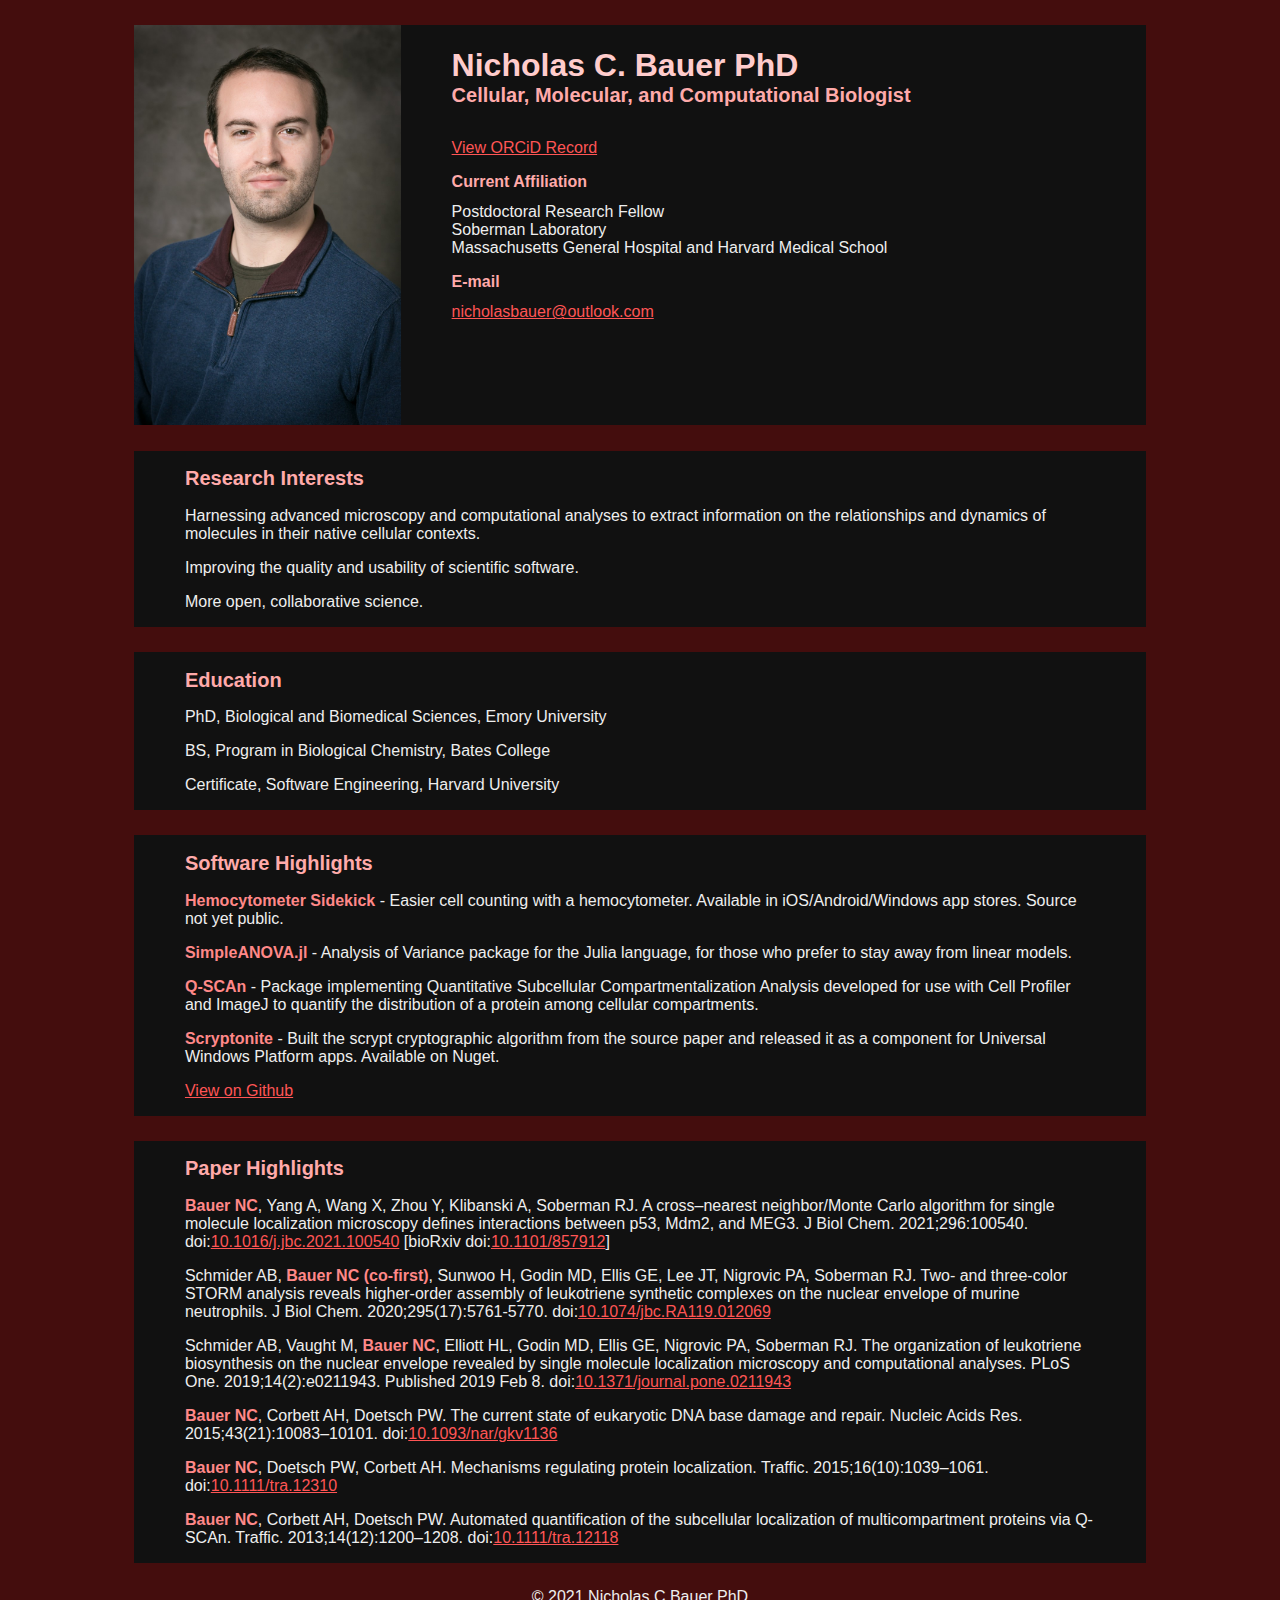
<file: index.html>
<!DOCTYPE html>
<html lang="en-US">
<head>
    <meta charset="UTF-8" />
    <meta name="viewport" content="width=device-width, initial-scale=1.0" />
    <link rel="stylesheet" type="text/css" href="style.css" />
    <title>Nicholas C. Bauer PhD</title>
    <script data-ad-client="ca-pub-8165893584948213" async src="https://pagead2.googlesyndication.com/pagead/js/adsbygoogle.js"></script>
</head>

<body>
    <section class="card" id="header">
        <img id="header-photo" src="profilephoto.jpg" />
        <div id="header-content" class="text-content">
            <div id="header-title">
                <h1>Nicholas C. Bauer PhD</h1>
                <h2>Cellular, Molecular, and Computational Biologist</h2>
            </div>
            <p><a href="https://orcid.org/0000-0002-8513-4467">View ORCiD Record</a></p>
            <h3>Current Affiliation</h3>
            <p>Postdoctoral Research Fellow<br/>
                Soberman Laboratory<br/>
                Massachusetts General Hospital and Harvard Medical School
            </p>
            <h3>E-mail</h3>
            <p><a href="mailto:nicholasbauer@outlook.com">nicholasbauer@outlook.com</a></p>
        </div> 
    </section>
    <section class="card">
        <div class="text-content">
            <h2>Research Interests</h2>
            <p>Harnessing advanced microscopy and computational analyses to extract information on the relationships and dynamics of molecules in their native cellular contexts.</p>
            <p>Improving the quality and usability of scientific software.</p>
            <p>More open, collaborative science.</p>
        </div>
    </section>
    <section class="card">
        <div class="text-content">
            <h2>Education</h2>
            <p>PhD, Biological and Biomedical Sciences, Emory University</p>
            <p>BS, Program in Biological Chemistry, Bates College</p>
            <p>Certificate, Software Engineering, Harvard University</p>
        </div>
    </section>
    <section class="card">
        <div class="text-content">
            <h2>Software Highlights</h2>
                <p><b>Hemocytometer Sidekick</b> - Easier cell counting with a hemocytometer. Available in iOS/Android/Windows app stores. Source not yet public.</p>
                <p><b>SimpleANOVA.jl</b> - Analysis of Variance package for the Julia language, for those who prefer to stay away from linear models.</p>
                <p><b>Q-SCAn</b> - Package implementing Quantitative Subcellular Compartmentalization Analysis developed for use with Cell Profiler and ImageJ to quantify the distribution of a protein among cellular compartments.</p>
                <p><b>Scryptonite</b> - Built the scrypt cryptographic algorithm from the source paper and released it as a component for Universal Windows Platform apps. Available on Nuget.</p>
            <p><a href="https://github.com/BioTurboNick">View on Github</a></p>
        </div>
    </section>
    <section class="card">
        <div class="text-content">
            <h2>Paper Highlights</h2>
            <p><b>Bauer NC</b>, Yang A, Wang X, Zhou Y, Klibanski A, Soberman RJ.
                A cross–nearest neighbor/Monte Carlo algorithm for single molecule localization microscopy defines interactions between p53, Mdm2, and MEG3.
                J Biol Chem.
                2021;296:100540.
                doi:<a href="http://doi.org/10.1016/j.jbc.2021.100540">10.1016/j.jbc.2021.100540</a>
                [bioRxiv doi:<a href="http://doi.org/10.1101/857912">10.1101/857912</a>]</p>
            <p>Schmider AB, <b>Bauer NC (co-first)</b>, Sunwoo H, Godin MD, Ellis GE, Lee JT, Nigrovic PA, Soberman RJ.
                Two- and three-color STORM analysis reveals higher-order assembly of leukotriene synthetic complexes on the nuclear envelope of murine neutrophils.
                J Biol Chem.
                2020;295(17):5761-5770.
                doi:<a href="http://doi.org/10.1074/jbc.RA119.012069">10.1074/jbc.RA119.012069</a></p>
            <p>Schmider AB, Vaught M, <b>Bauer NC</b>, Elliott HL, Godin MD, Ellis GE, Nigrovic PA, Soberman RJ.
                The organization of leukotriene biosynthesis on the nuclear envelope revealed by single molecule localization microscopy and computational analyses.
                PLoS One.
                2019;14(2):e0211943.
                Published 2019 Feb 8.
                doi:<a href="http://doi.org/10.1371/journal.pone.0211943">10.1371/journal.pone.0211943</a></p>
            <p><b>Bauer NC</b>, Corbett AH, Doetsch PW.
                The current state of eukaryotic DNA base damage and repair.
                Nucleic Acids Res.
                2015;43(21):10083–10101.
                doi:<a href="http://doi.org/10.1093/nar/gkv1136">10.1093/nar/gkv1136</a></p>
            <p><b>Bauer NC</b>, Doetsch PW, Corbett AH.
                Mechanisms regulating protein localization.
                Traffic.
                2015;16(10):1039–1061.
                doi:<a href="http://doi.org/10.1111/tra.12310">10.1111/tra.12310</a></p>
            <p><b>Bauer NC</b>, Corbett AH, Doetsch PW.
                Automated quantification of the subcellular localization of multicompartment proteins via Q-SCAn.
                Traffic.
                2013;14(12):1200–1208.
                doi:<a href="http://doi.org/10.1111/tra.12118">10.1111/tra.12118</a></p>
        </div>
    </section>
    <footer>
        © 2021 Nicholas C Bauer PhD
    </footer>
</body>

</html>
</file>
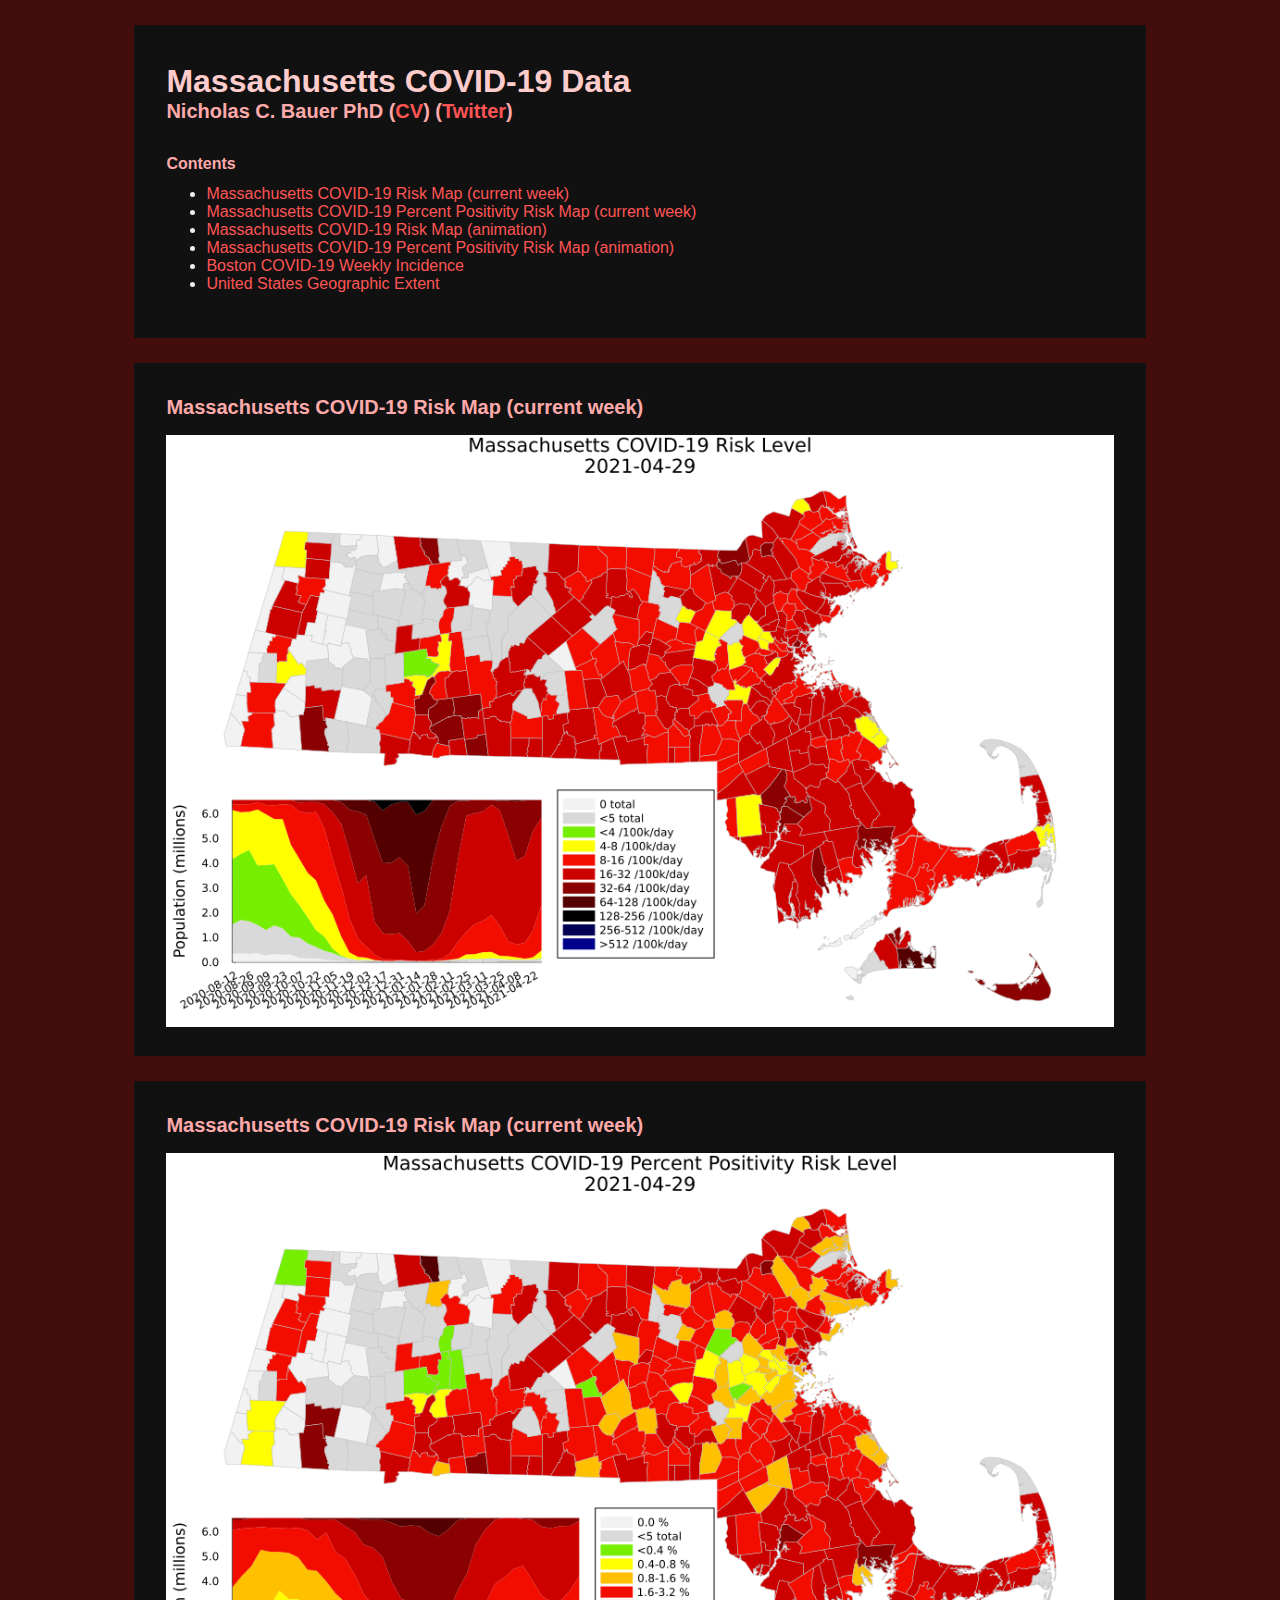
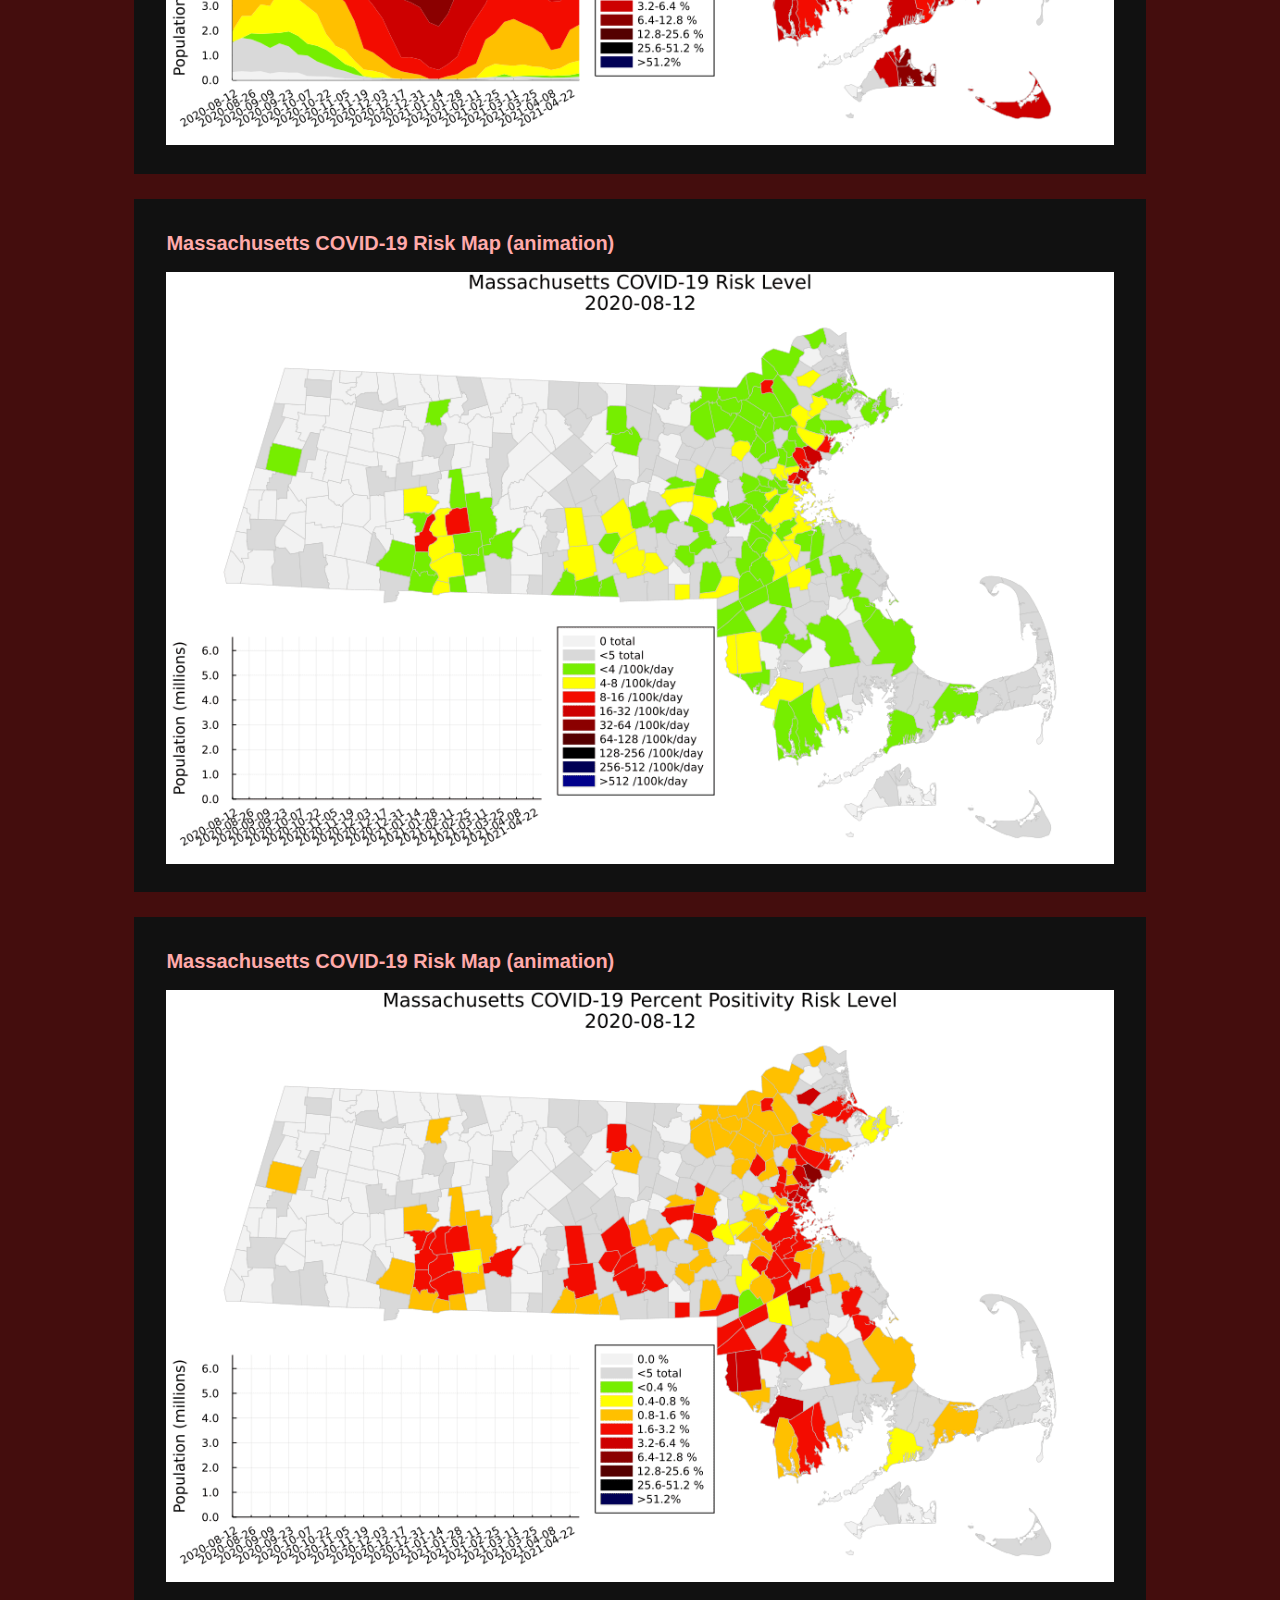
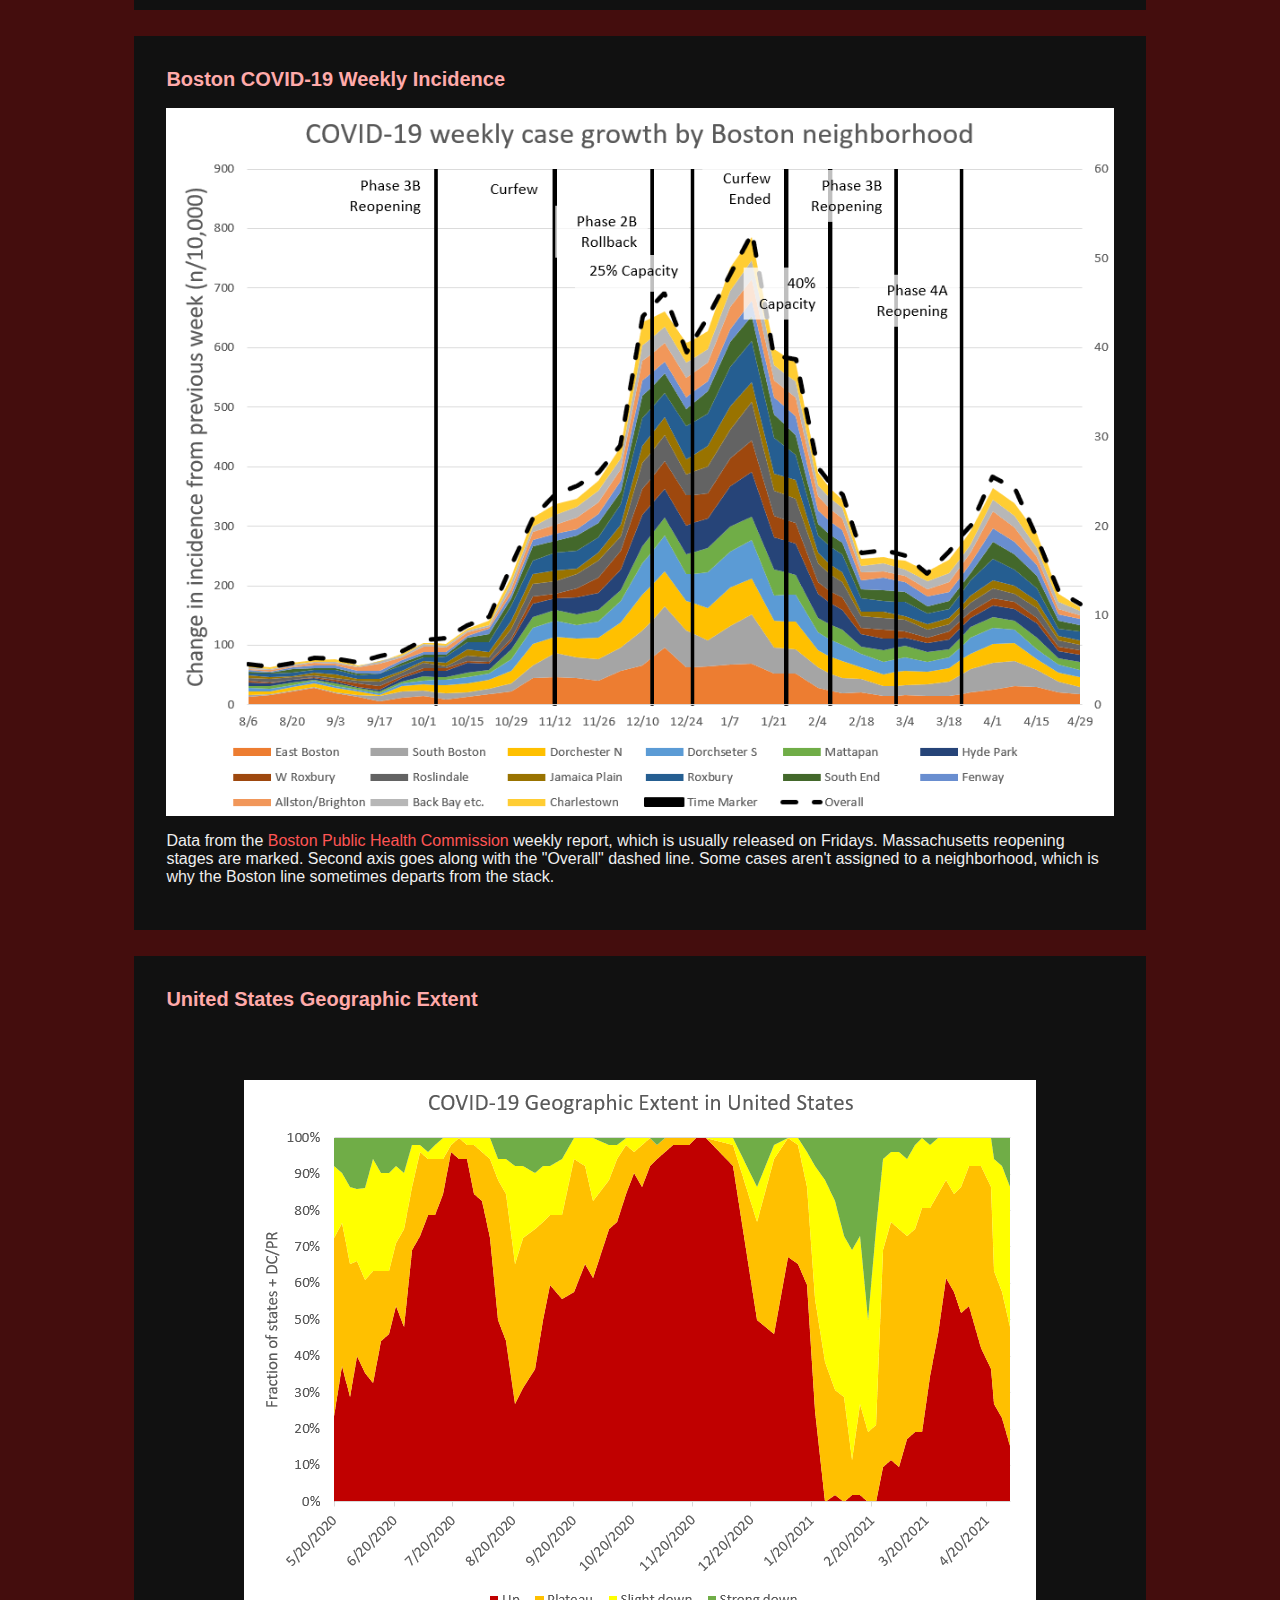
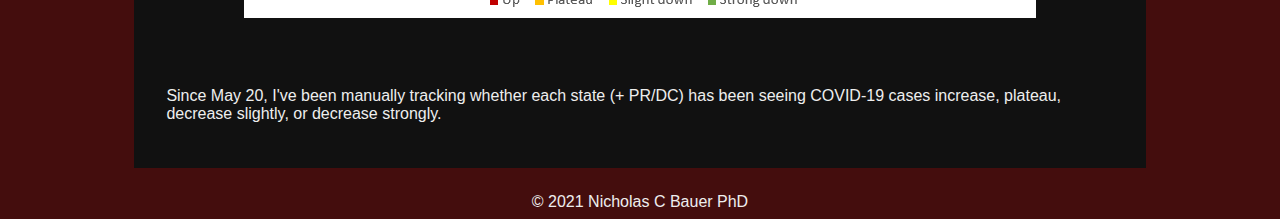
<file: ma-covid.html>
<!DOCTYPE html>
<html lang="en-US">
<head>
    <meta charset="UTF-8" />
    <meta name="viewport" content="width=device-width, initial-scale=1.0" />
    <link rel="stylesheet" type="text/css" href="covid-style.css" />
    <title>Massachusetts COVID-19 Data</title>
</head>

<body>
    <section class="card">
        <div class="info">
            <div id="header">
                <h1>Massachusetts COVID-19 Data</h1>
                <h2>Nicholas C. Bauer PhD (<a href="index.html">CV</a>) (<a href="https://www.twitter.com/BioTurboNick">Twitter</a>)</h2>
            </div>
            <h3>Contents</h3>
            <ul>
                <li><a href="#week">Massachusetts COVID-19 Risk Map (current week)</a></li>
                <li><a href="#weekpos">Massachusetts COVID-19 Percent Positivity Risk Map (current week)</a></li>
                <li><a href="#animation">Massachusetts COVID-19 Risk Map (animation)</a></li>
                <li><a href="#animationpos">Massachusetts COVID-19 Percent Positivity Risk Map (animation)</a></li>
                <li><a href="#boston">Boston COVID-19 Weekly Incidence</a></li>
                <li><a href="#geo">United States Geographic Extent</a></li>
            </ul>
        </div>
    </section>
    <section class="card" id="week">
        <div class="info">
            <h2>Massachusetts COVID-19 Risk Map (current week)</h2>
            <img src="current_week_map.png"/>
        </div>
    </section>
    <section class="card" id="weekpos">
        <div class="info">
            <h2>Massachusetts COVID-19 Risk Map (current week)</h2>
            <img src="current_week_map_percent_positivity.png"/>
        </div>
    </section>
    <section class="card" id="animation">
        <div class="info">
            <h2>Massachusetts COVID-19 Risk Map (animation)</h2>
            <img src="animation_map.gif"/>
        </div>
    </section>
    <section class="card" id="animationpos">
        <div class="info">
            <h2>Massachusetts COVID-19 Risk Map (animation)</h2>
            <img src="animation_map_percent_positivity.gif"/>
        </div>
    </section>
    <section class="card" id="boston">
        <div class="info">
            <h2>Boston COVID-19 Weekly Incidence</h2>
            <img src="boston_incidence.png"/>
            <p>Data from the <a href="https://bphc.org/">Boston Public Health Commission</a> weekly
                report, which is usually released on Fridays. Massachusetts reopening stages are marked.
                Second axis goes along with the "Overall" dashed line. Some cases aren't assigned to a
                neighborhood, which is why the Boston line sometimes departs from the stack.</p>
        </div>
    </section>
    <section class="card" id="geo">
        <div class="info">
            <h2>United States Geographic Extent</h2>
            <img src="us_geographic_extent.png"/>
            <p>Since May 20, I've been manually tracking whether each state (+ PR/DC) has been seeing
                COVID-19 cases increase, plateau, decrease slightly, or decrease strongly.</p>
        </div>
    </section>
    <footer>
        © 2021 Nicholas C Bauer PhD
    </footer>
</body>

</html>
</file>
<file: style.css>
body {
    font-family: "Calibri", "Arial", Sans-serif;
    color: #eee;
    background-color: #440d0d;
}

h1 {
    color: #fcc;
    margin-bottom: -0.5em;
}

h2 {
    color: #faa;
    font-size: 1.25em;
}

h3 {
    color: #faa;
    font-size: 1em;
    margin-bottom: -0.25em;
}

b {
    color: #f88;
}

a {
    color: #f55;
}

.card {
    background-color: #111;
    display: flex;
    width: 80%;
    margin: 2% 10% 2% 10%;
}

.text-content {
    margin: 0 5% 0 5%;
}

#header {
    height: 25em;
}

#header-title {
    margin-bottom: 2em;
}

#header-photo {
    object-fit: scale-down;
    max-width: 30%;
    max-height: 100%;
}

#header-content {
    object-fit: contain;
    width: 70%;
}

footer {
    text-align: center;
}
</file>
<file: covid-style.css>
body {
    font-family: "Calibri", "Arial", Sans-serif;
    color:#eee;
    background-color: #440d0d;
}

h1 {
    color:#fcc;
    margin-bottom: -0.5em;
}

h2 {
    color:#faa;
    font-size: 1.25em;
}

h3 {
    color:#faa;
    font-size: 1em;
    margin-bottom: -0.25em;
}

b {
    color:#f88;
}

a {
    color: #f55;
    text-decoration: none;
}

#header {
    margin-bottom: 2em;
}

.card {
    margin: 2% 10% 2% 10%;
    min-width: 250px;
    background-color: #111;
    padding: 0 0 1% 0;
}

.info {
    padding: 1em;
    margin: 0 1em 0 1em;
    min-width: 60%;
}

img {
    display: block;
    object-fit: scale-down;
    height: 100%;
    width: 100%;
}

footer {
    text-align: center;
}
</file>
